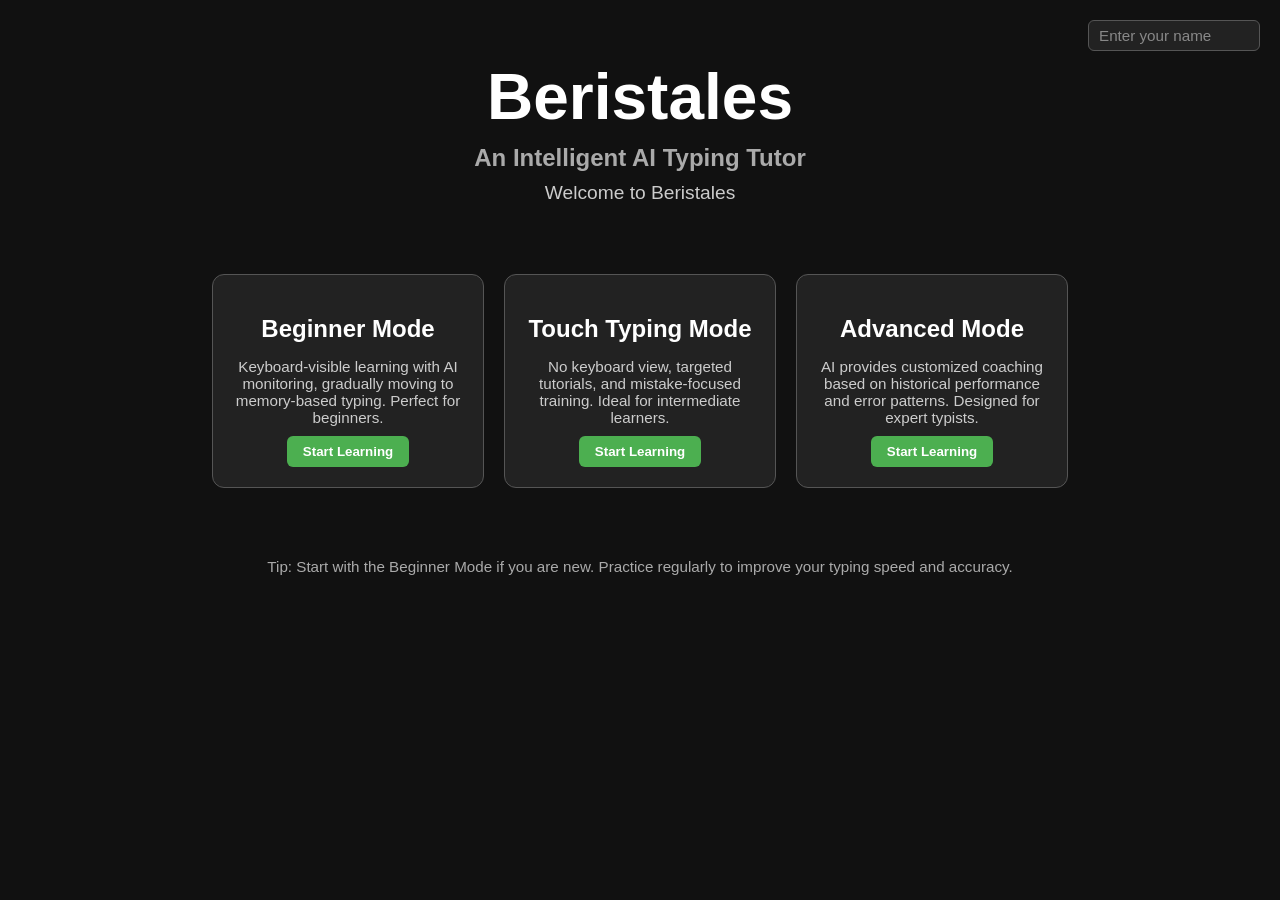
<file: index.html>
<!DOCTYPE html>
<html lang="en">
<head>
<meta charset="UTF-8">
<meta name="viewport" content="width=device-width, initial-scale=1.0">
<title>Beristales - AI Typing Tutor</title>
<style>
    body {
        font-family: 'Segoe UI', Tahoma, Geneva, Verdana, sans-serif;
        margin: 0;
        padding: 0;
        background: #111;
        color: #eee;
        display: flex;
        flex-direction: column;
        align-items: center;
        min-height: 100vh;
        position: relative;
    }

    /* Header */
    header {
        text-align: center;
        padding: 60px 20px 20px;
    }
    header h1 {
        font-size: 4em;
        margin: 0;
        color: #fff;
    }
    header h2 {
        font-size: 1.5em;
        margin: 10px 0;
        color: #aaa;
    }
    #welcome-text {
        font-size: 1.2em;
        color: #ccc;
        margin-top: 5px;
    }

    /* Name input top-right */
    .name-input {
        position: absolute;
        top: 20px;
        right: 20px;
    }
    .name-input input {
        padding: 6px 10px;
        border-radius: 6px;
        border: 1px solid #555;
        background: #222;
        color: #eee;
        font-size: 0.95em;
        width: 150px;
    }
    .name-input input::placeholder { color: #888; }

    /* Mode cards */
    .modes {
        display: flex;
        gap: 20px;
        margin-top: 50px;
        flex-wrap: wrap;
        justify-content: center;
    }
    .mode-card {
        background: #222;
        border: 1px solid #555;
        border-radius: 12px;
        padding: 20px;
        width: 230px;
        text-align: center;
        cursor: pointer;
        transition: transform 0.3s, box-shadow 0.3s;
        color: #eee;
    }
    .mode-card:hover {
        transform: translateY(-6px);
        box-shadow: 0 8px 15px rgba(0,0,0,0.5);
    }
    .mode-card h2 {
        margin-bottom: 10px;
        color: #fff;
    }
    .mode-card p {
        font-size: 0.95em;
        margin-bottom: 10px;
        color: #ccc;
    }

    /* Start button */
    .start-btn {
        background: #4CAF50;
        border: none;
        padding: 8px 16px;
        border-radius: 6px;
        color: #fff;
        font-weight: bold;
        cursor: pointer;
    }
    .start-btn:hover {
        background: #45a049;
    }

    /* Footer */
    footer {
        margin-top: 50px;
        padding: 20px;
        font-size: 0.95em;
        color: #aaa;
        text-align: center;
    }
</style>
</head>
<body>

<!-- Name Input -->
<div class="name-input">
    <input type="text" id="username" placeholder="Enter your name">
</div>

<!-- Header -->
<header>
    <h1>Beristales</h1>
    <h2>An Intelligent AI Typing Tutor</h2>
    <div id="welcome-text">Welcome to Beristales</div>
</header>

<!-- Mode Cards -->
<section class="modes">
    <div class="mode-card">
        <h2>Beginner Mode</h2>
        <p>Keyboard-visible learning with AI monitoring, gradually moving to memory-based typing. Perfect for beginners.</p>
        <button class="start-btn" onclick="startMode('Beginner')">Start Learning</button>
    </div>

    <div class="mode-card">
        <h2>Touch Typing Mode</h2>
        <p>No keyboard view, targeted tutorials, and mistake-focused training. Ideal for intermediate learners.</p>
        <button class="start-btn" onclick="startMode('Touch Typing')">Start Learning</button>
    </div>

    <div class="mode-card">
        <h2>Advanced Mode</h2>
        <p>AI provides customized coaching based on historical performance and error patterns. Designed for expert typists.</p>
        <button class="start-btn" onclick="startMode('Advanced')">Start Learning</button>
    </div>
</section>

<!-- Footer Tip -->
<footer>
    Tip: Start with the Beginner Mode if you are new. Practice regularly to improve your typing speed and accuracy.
</footer>

<script>
    const usernameInput = document.getElementById('username');
    const welcomeText = document.getElementById('welcome-text');

    function startMode(mode) {
        const name = usernameInput.value.trim();
        if (!name) {
            alert('Please enter your name first.');
            usernameInput.focus();
            return;
        }
        welcomeText.textContent = `Welcome ${name} to Beristales`;
        alert(`Redirecting to ${mode} Mode...`);
        // Example for actual navigation:
        // window.location.href = mode.toLowerCase().replace(' ', '-') + '.html';
    }
</script>

</body>
</html>
</file>
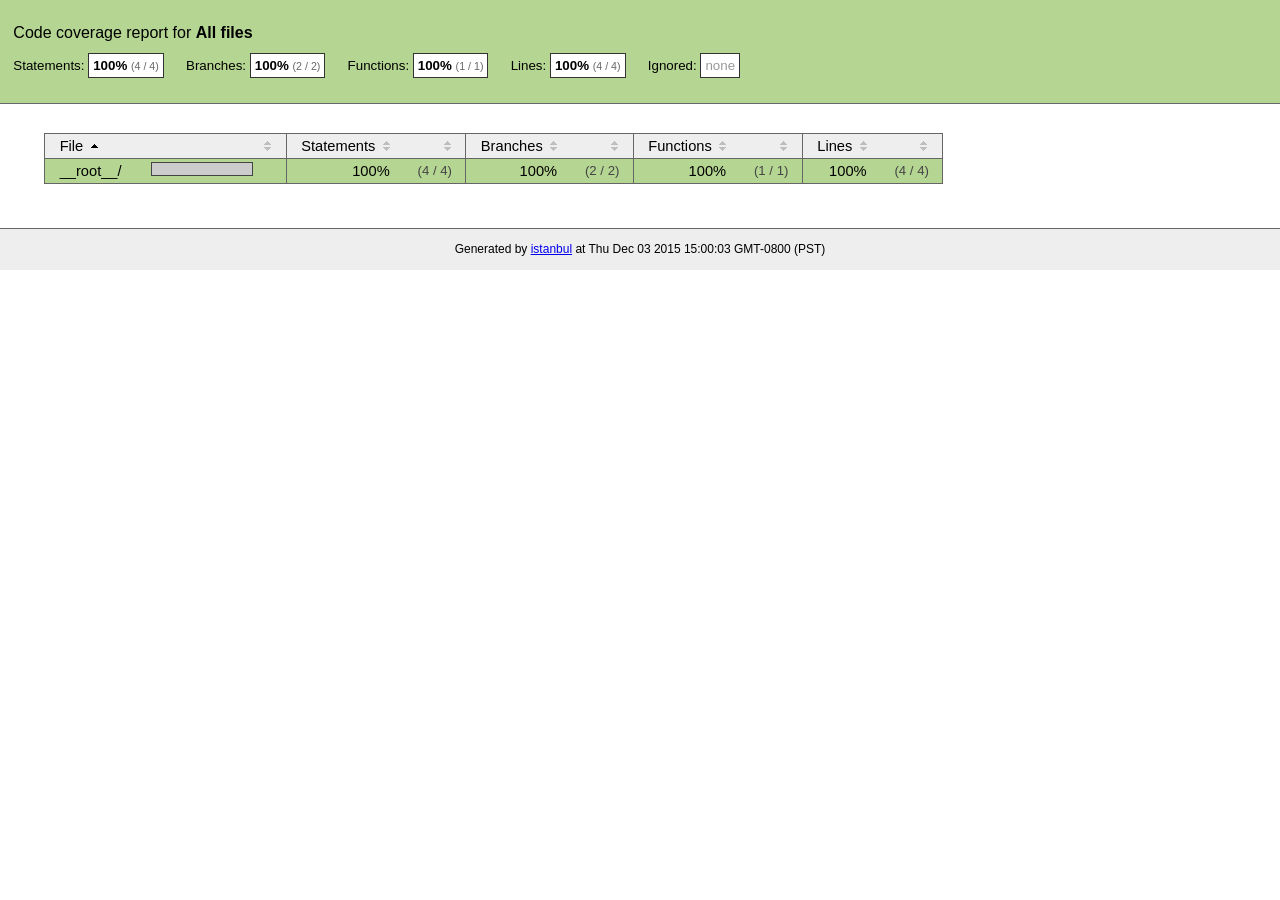
<file: node_modules/unique-filename/coverage/index.html>
<!doctype html>
<html lang="en">
<head>
    <title>Code coverage report for All files</title>
    <meta charset="utf-8">
    <link rel="stylesheet" href="prettify.css">
    <link rel="stylesheet" href="base.css">
    <style type='text/css'>
        div.coverage-summary .sorter {
            background-image: url(sort-arrow-sprite.png);
        }
    </style>
</head>
<body>
<div class="header high">
    <h1>Code coverage report for <span class="entity">All files</span></h1>
    <h2>
        Statements: <span class="metric">100% <small>(4 / 4)</small></span> &nbsp;&nbsp;&nbsp;&nbsp;
        Branches: <span class="metric">100% <small>(2 / 2)</small></span> &nbsp;&nbsp;&nbsp;&nbsp;
        Functions: <span class="metric">100% <small>(1 / 1)</small></span> &nbsp;&nbsp;&nbsp;&nbsp;
        Lines: <span class="metric">100% <small>(4 / 4)</small></span> &nbsp;&nbsp;&nbsp;&nbsp;
        Ignored: <span class="metric"><span class="ignore-none">none</span></span> &nbsp;&nbsp;&nbsp;&nbsp;
    </h2>
    <div class="path"></div>
</div>
<div class="body">
<div class="coverage-summary">
<table>
<thead>
<tr>
   <th data-col="file" data-fmt="html" data-html="true" class="file">File</th>
   <th data-col="pic" data-type="number" data-fmt="html" data-html="true" class="pic"></th>
   <th data-col="statements" data-type="number" data-fmt="pct" class="pct">Statements</th>
   <th data-col="statements_raw" data-type="number" data-fmt="html" class="abs"></th>
   <th data-col="branches" data-type="number" data-fmt="pct" class="pct">Branches</th>
   <th data-col="branches_raw" data-type="number" data-fmt="html" class="abs"></th>
   <th data-col="functions" data-type="number" data-fmt="pct" class="pct">Functions</th>
   <th data-col="functions_raw" data-type="number" data-fmt="html" class="abs"></th>
   <th data-col="lines" data-type="number" data-fmt="pct" class="pct">Lines</th>
   <th data-col="lines_raw" data-type="number" data-fmt="html" class="abs"></th>
</tr>
</thead>
<tbody><tr>
	<td class="file high" data-value="__root__/"><a href="__root__/index.html">__root__/</a></td>
	<td data-value="100" class="pic high"><span class="cover-fill cover-full" style="width: 100px;"></span><span class="cover-empty" style="width:0px;"></span></td>
	<td data-value="100" class="pct high">100%</td>
	<td data-value="4" class="abs high">(4&nbsp;/&nbsp;4)</td>
	<td data-value="100" class="pct high">100%</td>
	<td data-value="2" class="abs high">(2&nbsp;/&nbsp;2)</td>
	<td data-value="100" class="pct high">100%</td>
	<td data-value="1" class="abs high">(1&nbsp;/&nbsp;1)</td>
	<td data-value="100" class="pct high">100%</td>
	<td data-value="4" class="abs high">(4&nbsp;/&nbsp;4)</td>
	</tr>

</tbody>
</table>
</div>
</div>
<div class="footer">
    <div class="meta">Generated by <a href="http://istanbul-js.org/" target="_blank">istanbul</a> at Thu Dec 03 2015 15:00:03 GMT-0800 (PST)</div>
</div>
<script src="prettify.js"></script>
<script>
window.onload = function () {
        if (typeof prettyPrint === 'function') {
            prettyPrint();
        }
};
</script>
<script src="sorter.js"></script>
</body>
</html>
</file>
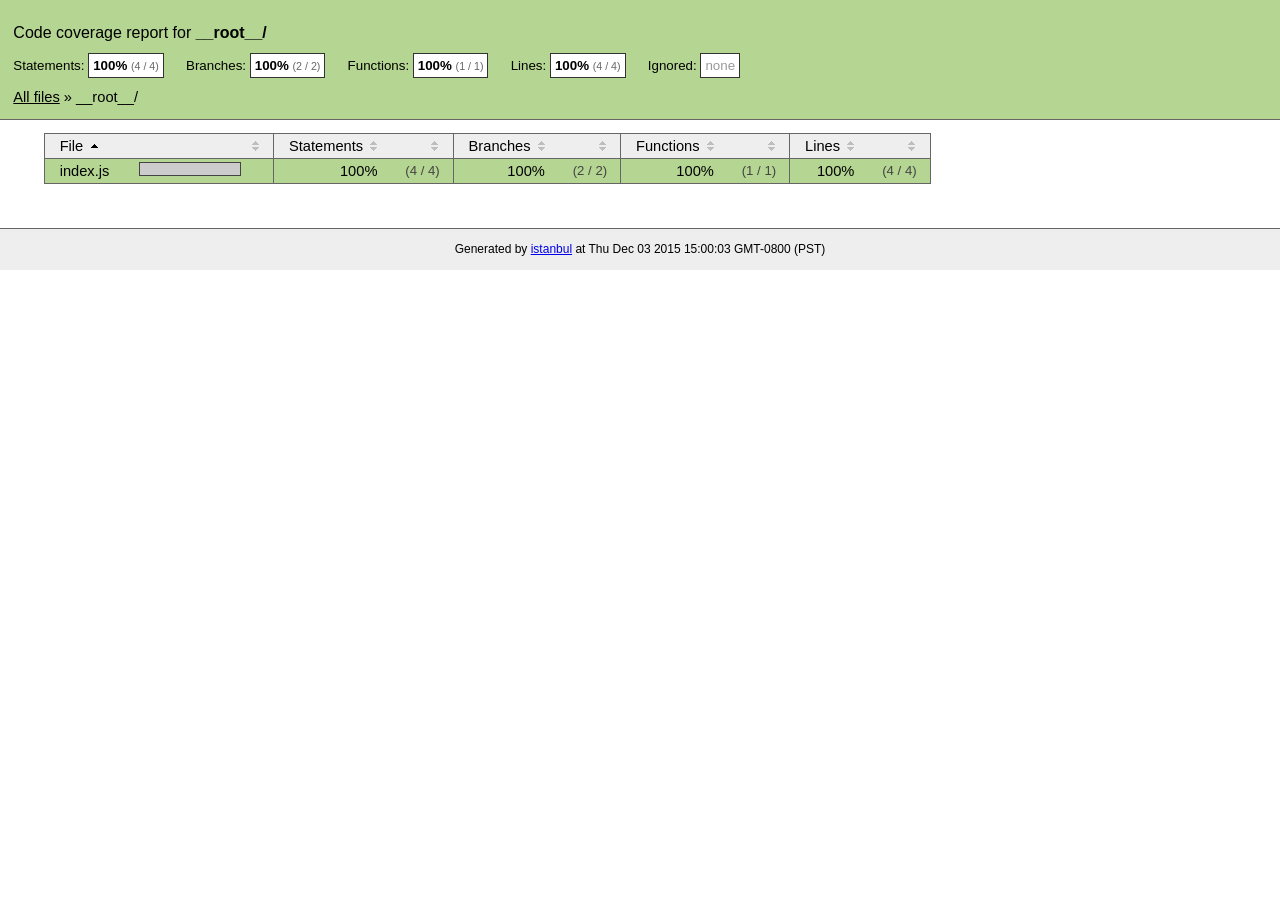
<file: node_modules/unique-filename/coverage/__root__/index.html>
<!doctype html>
<html lang="en">
<head>
    <title>Code coverage report for __root__/</title>
    <meta charset="utf-8">
    <link rel="stylesheet" href="../prettify.css">
    <link rel="stylesheet" href="../base.css">
    <style type='text/css'>
        div.coverage-summary .sorter {
            background-image: url(../sort-arrow-sprite.png);
        }
    </style>
</head>
<body>
<div class="header high">
    <h1>Code coverage report for <span class="entity">__root__/</span></h1>
    <h2>
        Statements: <span class="metric">100% <small>(4 / 4)</small></span> &nbsp;&nbsp;&nbsp;&nbsp;
        Branches: <span class="metric">100% <small>(2 / 2)</small></span> &nbsp;&nbsp;&nbsp;&nbsp;
        Functions: <span class="metric">100% <small>(1 / 1)</small></span> &nbsp;&nbsp;&nbsp;&nbsp;
        Lines: <span class="metric">100% <small>(4 / 4)</small></span> &nbsp;&nbsp;&nbsp;&nbsp;
        Ignored: <span class="metric"><span class="ignore-none">none</span></span> &nbsp;&nbsp;&nbsp;&nbsp;
    </h2>
    <div class="path"><a href="../index.html">All files</a> &#187; __root__/</div>
</div>
<div class="body">
<div class="coverage-summary">
<table>
<thead>
<tr>
   <th data-col="file" data-fmt="html" data-html="true" class="file">File</th>
   <th data-col="pic" data-type="number" data-fmt="html" data-html="true" class="pic"></th>
   <th data-col="statements" data-type="number" data-fmt="pct" class="pct">Statements</th>
   <th data-col="statements_raw" data-type="number" data-fmt="html" class="abs"></th>
   <th data-col="branches" data-type="number" data-fmt="pct" class="pct">Branches</th>
   <th data-col="branches_raw" data-type="number" data-fmt="html" class="abs"></th>
   <th data-col="functions" data-type="number" data-fmt="pct" class="pct">Functions</th>
   <th data-col="functions_raw" data-type="number" data-fmt="html" class="abs"></th>
   <th data-col="lines" data-type="number" data-fmt="pct" class="pct">Lines</th>
   <th data-col="lines_raw" data-type="number" data-fmt="html" class="abs"></th>
</tr>
</thead>
<tbody><tr>
	<td class="file high" data-value="index.js"><a href="index.js.html">index.js</a></td>
	<td data-value="100" class="pic high"><span class="cover-fill cover-full" style="width: 100px;"></span><span class="cover-empty" style="width:0px;"></span></td>
	<td data-value="100" class="pct high">100%</td>
	<td data-value="4" class="abs high">(4&nbsp;/&nbsp;4)</td>
	<td data-value="100" class="pct high">100%</td>
	<td data-value="2" class="abs high">(2&nbsp;/&nbsp;2)</td>
	<td data-value="100" class="pct high">100%</td>
	<td data-value="1" class="abs high">(1&nbsp;/&nbsp;1)</td>
	<td data-value="100" class="pct high">100%</td>
	<td data-value="4" class="abs high">(4&nbsp;/&nbsp;4)</td>
	</tr>

</tbody>
</table>
</div>
</div>
<div class="footer">
    <div class="meta">Generated by <a href="http://istanbul-js.org/" target="_blank">istanbul</a> at Thu Dec 03 2015 15:00:03 GMT-0800 (PST)</div>
</div>
<script src="../prettify.js"></script>
<script>
window.onload = function () {
        if (typeof prettyPrint === 'function') {
            prettyPrint();
        }
};
</script>
<script src="../sorter.js"></script>
</body>
</html>
</file>
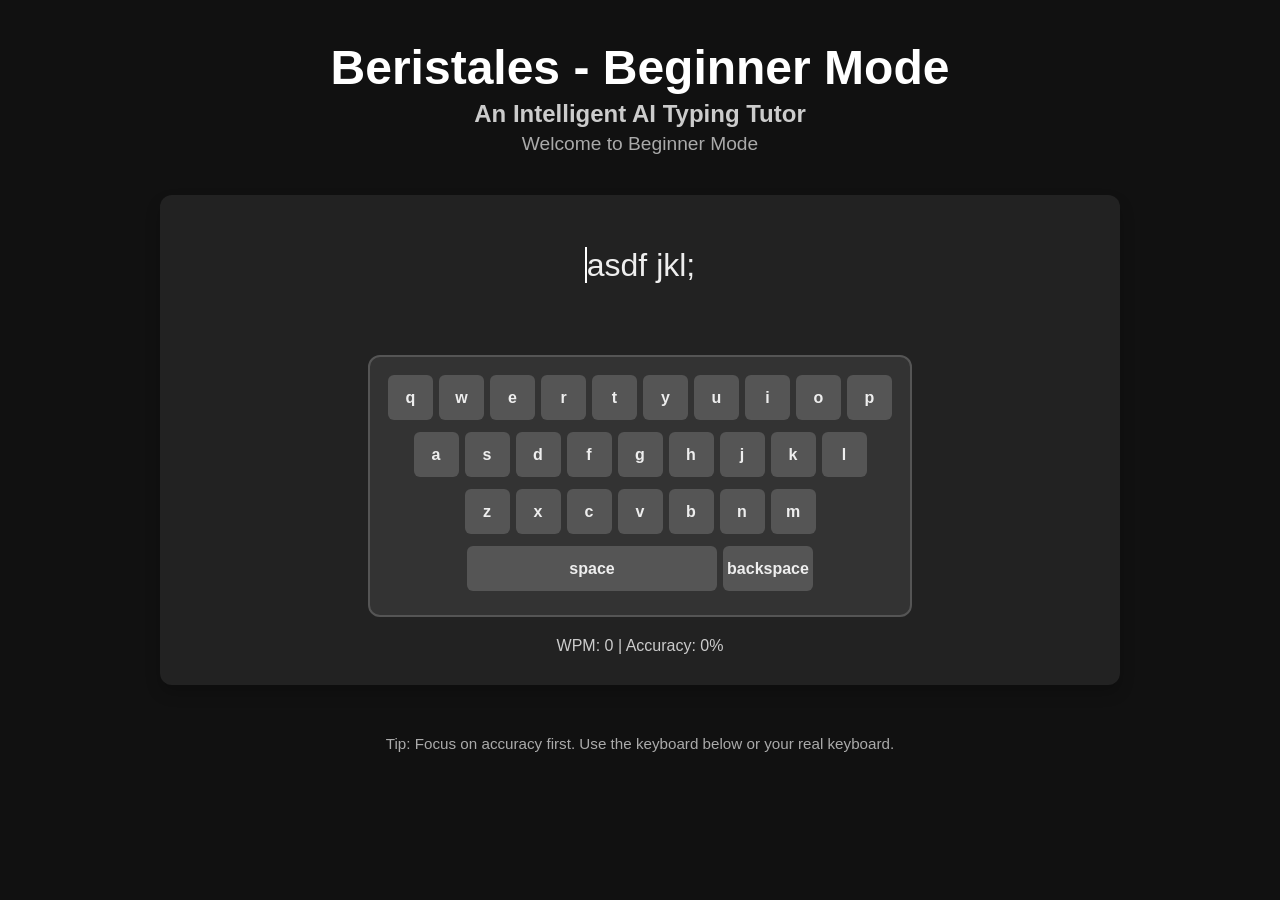
<file: beginner.html>
<!DOCTYPE html>
<html lang="en">
<head>
<meta charset="UTF-8">
<meta name="viewport" content="width=device-width, initial-scale=1.0">
<title>Beristales - Beginner Mode</title>
<style>
body{
    font-family:'Segoe UI',sans-serif;
    background:#111;
    color:#eee;
    margin:0;padding:0;
    display:flex;flex-direction:column;align-items:center;
    min-height:100vh;
}
header{
    text-align:center;padding:40px 20px 20px;
}
header h1{font-size:3em;margin:0;color:#fff;}
header h2{font-size:1.5em;color:#ccc;margin:5px 0;}
#welcome-text{font-size:1.2em;color:#aaa;}
.typing-container{
    background:#222;
    padding:30px;
    border-radius:12px;
    box-shadow:0 8px 15px rgba(0,0,0,0.2);
    width:95%;
    max-width:900px;
    margin-top:20px;
    text-align:center;
}
#drill-text{
    font-size:2em;
    line-height:2.5em;
    margin-bottom:20px;
    color:#eee;
}
#drill-text span.correct{color:#4CAF50;}
#drill-text span.incorrect{color:#f55;}
#drill-text span.current{border-left:2px solid #fff;animation:blink 1s infinite;}
@keyframes blink{0%,50%{border-color:white;}50.01%,100%{border-color:transparent;}}
.keyboard-container{
    border:2px solid #555;
    border-radius:12px;
    padding:15px;
    background:#333;
    display:inline-block;
    margin-top:30px;
}
.keyboard{display:flex;flex-direction:column;align-items:center;}
.key-row{display:flex;margin-bottom:6px;}
.key{
    width:45px;height:45px;margin:3px;
    background:#555;
    border-radius:6px;
    display:flex;justify-content:center;align-items:center;
    font-weight:bold;
    cursor:pointer;
    user-select:none;
    transition:background 0.2s;
    color:#eee;
}
.key.active{background:#4CAF50;color:#fff;}
.key.space{width:250px;}
.key.backspace{width:90px;}
.stats{margin-top:20px;font-size:1em;color:#ccc;}
footer{margin-top:30px;padding:20px;font-size:0.95em;color:#aaa;text-align:center;}
</style>
</head>
<body>

<header>
<h1>Beristales - Beginner Mode</h1>
<h2>An Intelligent AI Typing Tutor</h2>
<div id="welcome-text">Welcome to Beginner Mode</div>
</header>

<div class="typing-container">
    <div id="drill-text"></div>
    <div class="keyboard-container">
        <div class="keyboard" id="keyboard">
            <div class="key-row">
                <div class="key">q</div><div class="key">w</div><div class="key">e</div><div class="key">r</div><div class="key">t</div>
                <div class="key">y</div><div class="key">u</div><div class="key">i</div><div class="key">o</div><div class="key">p</div>
            </div>
            <div class="key-row">
                <div class="key">a</div><div class="key">s</div><div class="key">d</div><div class="key">f</div><div class="key">g</div>
                <div class="key">h</div><div class="key">j</div><div class="key">k</div><div class="key">l</div>
            </div>
            <div class="key-row">
                <div class="key">z</div><div class="key">x</div><div class="key">c</div><div class="key">v</div><div class="key">b</div>
                <div class="key">n</div><div class="key">m</div>
            </div>
            <div class="key-row">
                <div class="key space">space</div>
                <div class="key backspace">backspace</div>
            </div>
        </div>
    </div>
    <div class="stats">
        <span id="wpm">WPM: 0</span> |
        <span id="accuracy">Accuracy: 0%</span>
    </div>
</div>

<footer>Tip: Focus on accuracy first. Use the keyboard below or your real keyboard.</footer>

<script>
// --- Drill Sequence ---
const sequence = ["asdf jkl;", "qwert poiuy", "zxcv mnb"];
const simpleWords = ["cat dog bat", "sun fun run"];
const drills = [];
for(let i=0;i<5;i++){ drills.push(...sequence); }
drills.push(...simpleWords);

// --- State ---
let drillIndex=0;
const drillTextContainer=document.getElementById("drill-text");
let spans=[];
let currentIndex=0;
let startTime;
let correctChars=0;
let totalTyped=0;

// --- Generate Drill with Invisible Extra Space ---
function generateDrill(){
    drillTextContainer.innerHTML="";
    const sentence=drills[drillIndex]+" "; // Add invisible extra space
    sentence.split("").forEach((char,i)=>{
        const span=document.createElement("span");
        span.innerText=char;
        if(i===sentence.length-1) span.style.visibility="hidden"; // hide extra space
        drillTextContainer.appendChild(span);
    });
    spans=drillTextContainer.querySelectorAll("span");
    currentIndex=0; correctChars=0; totalTyped=0; startTime=null;
    updatePointer();
}
generateDrill();

// --- Pointer ---
function updatePointer(){
    spans.forEach((s,i)=>{s.classList.remove("current"); if(i===currentIndex)s.classList.add("current");});
}

// --- Keyboard Handling ---
const keys=document.querySelectorAll(".key");
document.addEventListener("keydown",e=>{
    if(e.key.length===1 || e.key===" " || e.key==="Backspace") handleKey(e.key.toLowerCase());
});
keys.forEach(k=>k.addEventListener("click",()=>{ 
    let val=k.innerText.toLowerCase();
    if(val==="space") val=" ";
    handleKey(val);
}));

function handleKey(key){
    // Highlight virtual key
    keys.forEach(k=>k.classList.remove("active"));
    keys.forEach(k=>{
        if(k.innerText.toLowerCase()===key || 
           (key===" " && k.innerText.toLowerCase()==="space") ||
           (key==="backspace" && k.innerText.toLowerCase()==="backspace")){
            k.classList.add("active");
        }
    });

    if(!startTime && key!=="backspace") startTime=new Date();

    // Backspace
    if(key==="backspace"){
        if(currentIndex>0){
            currentIndex--;
            const prevChar=spans[currentIndex].innerText;
            if(prevChar!==" " && spans[currentIndex].classList.contains("correct")) correctChars--;
            spans[currentIndex].classList.remove("correct","incorrect");
            totalTyped=Math.max(0,totalTyped-1);
            updatePointer();
        }
        updateStats(); 
        return;
    }

    if(currentIndex>=spans.length) return;

    const expected=spans[currentIndex].innerText;
    if(key===expected){
        spans[currentIndex].classList.add("correct");
        if(expected!==" ") correctChars++;
    } else {
        spans[currentIndex].classList.add("incorrect");
    }

    currentIndex++;
    if(key!==" " && key!=="backspace") totalTyped++;

    updatePointer();
    updateStats();

    // Move to next drill when extra space pressed
    if(currentIndex===spans.length && key===" "){
        drillIndex++;
        if(drillIndex>=drills.length){ 
            alert("Beginner Mode Complete! Great job!"); 
            drillIndex=0; 
        }
        generateDrill();
    }
}

// --- Stats ---
function updateStats(){
    if(!startTime) return;
    const now=new Date();
    const minutes=Math.max((now-startTime)/60000,1/60); 
    const typedWords=correctChars/5; // only correct chars
    const wpm=Math.max(0,Math.round(typedWords/minutes));
    const accuracy = totalTyped===0 ? 0 : Math.round((correctChars/totalTyped)*100);
    document.getElementById("wpm").innerText="WPM: "+wpm;
    document.getElementById("accuracy").innerText="Accuracy: "+accuracy+"%";
}
</script>
</body>
</html>
</file>
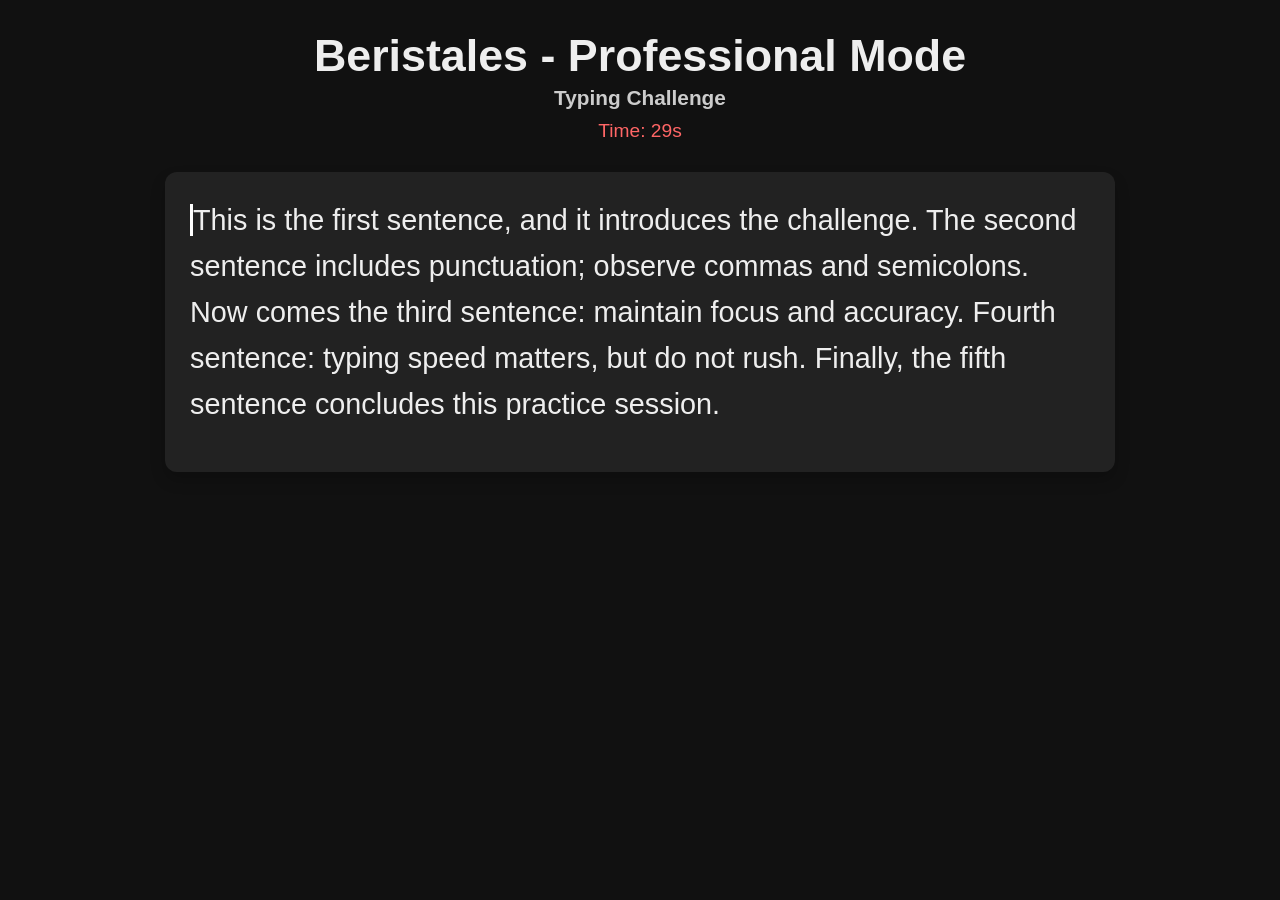
<file: prof.html>
<!DOCTYPE html>
<html lang="en">
<head>
<meta charset="UTF-8">
<meta name="viewport" content="width=device-width, initial-scale=1.0">
<title>Beristales - Professional Mode</title>
<style>
body{
    font-family:'Segoe UI',sans-serif;
    background:#111;
    color:#eee;
    margin:0;padding:0;
    display:flex;flex-direction:column;align-items:center;
    min-height:100vh;
}
header{
    text-align:center;padding:30px 20px 10px;
}
header h1{font-size:2.8em;margin:0;}
header h2{font-size:1.3em;color:#ccc;margin:5px 0;}
#timer{font-size:1.2em;color:#f66;margin-top:10px;}

.typing-container{
    background:#222;
    padding:25px;
    border-radius:12px;
    box-shadow:0 8px 15px rgba(0,0,0,0.2);
    width:95%;
    max-width:900px;
    margin-top:20px;
    text-align:left;
    min-height:250px;
    overflow-wrap: break-word;
}

#drill-text{
    font-size:1.8em;
    line-height:1.6em;
    color:#eee;
    white-space:pre-wrap;
    word-wrap:break-word;
}

#drill-text span.correct{color:#4CAF50;}
#drill-text span.incorrect{color:#f55;}
#drill-text span.current{border-left:3px solid #fff;animation:blink 1s infinite;}
@keyframes blink{0%,50%{border-color:white;}50.01%,100%{border-color:transparent;}}

.overlay{
    position:absolute;top:0;left:0;width:100%;height:100%;background:rgba(0,0,0,0.85);
    display:flex;justify-content:center;align-items:center;color:#fff;font-size:2em;flex-direction:column;display:none;
}
.overlay button{margin-top:20px;padding:10px 20px;font-size:0.8em;border:none;border-radius:6px;cursor:pointer;}
</style>
</head>
<body>

<header>
<h1>Beristales - Professional Mode</h1>
<h2>Typing Challenge</h2>
<div id="timer">Time: 30s</div>
</header>

<div class="typing-container">
    <div id="drill-text"></div>

    <div class="overlay" id="result-overlay">
        <div id="result-text"></div>
        <button onclick="restartTest()">Restart</button>
    </div>
</div>

<script>
// --- Initial sentences ---
let sentences=[
"This is the first sentence, and it introduces the challenge.",
"The second sentence includes punctuation; observe commas and semicolons.",
"Now comes the third sentence: maintain focus and accuracy.",
"Fourth sentence: typing speed matters, but do not rush.",
"Finally, the fifth sentence concludes this practice session."
];
const invisibleWord=" "; // press space at end to finish

let spans=[];
let currentCharIndex=0;
let totalTyped=0;
let correctChars=0;
let startTime;
let timer=30;
let interval;
let testEnded=false;

// --- Render sentences dynamically ---
function renderSentences(){
    const container=document.getElementById("drill-text");
    container.innerHTML="";
    sentences.forEach(sentence=>{
        sentence.split("").forEach(char=>{
            const span=document.createElement("span");
            span.innerText=char;
            container.appendChild(span);
        });
        container.appendChild(document.createTextNode(" ")); // space between sentences
    });
    // add invisible word
    invisibleWord.split("").forEach(char=>{
        const span=document.createElement("span");
        span.innerText=char;
        container.appendChild(span);
    });

    spans=container.querySelectorAll("span");
    currentCharIndex=0;
    updatePointer();
}

// --- Pointer ---
function updatePointer(){
    spans.forEach((s,i)=>s.classList.remove("current"));
    if(!testEnded && spans[currentCharIndex]) spans[currentCharIndex].classList.add("current");
}

// --- Typing handling ---
document.addEventListener("keydown",e=>{
    if(testEnded) return;
    const key=e.key;
    if(["Shift","Control","Alt","Tab","CapsLock","Meta"].includes(key)) return;

    if(key.toLowerCase()==="backspace"){
        if(currentCharIndex>0){
            currentCharIndex--;
            const prevChar=spans[currentCharIndex].innerText;
            if(prevChar!==" ") correctChars--;
            spans[currentCharIndex].classList.remove("correct","incorrect");
            totalTyped--;
            updatePointer();
        }
        return;
    }

    if(currentCharIndex>=spans.length) return;

    const expected=spans[currentCharIndex].innerText;
    if(key===expected){spans[currentCharIndex].classList.add("correct"); if(expected!==" ") correctChars++;}
    else{spans[currentCharIndex].classList.add("incorrect"); totalTyped++;}

    currentCharIndex++;
    if(key!==" ") totalTyped++;

    // --- If user finishes all sentences before timer, add a new one ---
    if(currentCharIndex>=spans.length - invisibleWord.length){
        // Add new sentence dynamically
        const newSentence = generateNewSentence();
        sentences.push(newSentence);
        renderSentences();
    }

    updatePointer();
});

// --- Timer ---
function startTimer(){
    timer=30;
    document.getElementById("timer").innerText="Time: "+timer+"s";
    interval=setInterval(()=>{
        timer--;
        document.getElementById("timer").innerText="Time: "+timer+"s";
        if(timer<=0){
            clearInterval(interval);
            endTest();
        }
    },1000);
}

// --- End Test Overlay ---
function endTest(){
    testEnded=true;
    const minutes = 30/60;
    const typedWords = correctChars / 5; // only correct chars
    const wpm = Math.round(typedWords / minutes);
    const accuracy = Math.round((correctChars / totalTyped) * 100 || 0);
    const overlay = document.getElementById("result-overlay");
    document.getElementById("result-text").innerHTML=`WPM: ${wpm} <br> Accuracy: ${accuracy}%`;
    overlay.style.display="flex";
}

// --- Restart ---
function restartTest(){
    document.getElementById("result-overlay").style.display="none";
    sentences=[
        "This is the first sentence, and it introduces the challenge.",
        "The second sentence includes punctuation; observe commas and semicolons.",
        "Now comes the third sentence: maintain focus and accuracy.",
        "Fourth sentence: typing speed matters, but do not rush.",
        "Finally, the fifth sentence concludes this practice session."
    ];
    totalTyped=0;
    correctChars=0;
    currentCharIndex=0;
    testEnded=false;
    renderSentences();
    startTimer();
}

// --- Generate new intermediate sentence dynamically ---
function generateNewSentence(){
    const extras=[
        "Accuracy improves with persistent practice; keep typing!",
        "Challenging words like meticulous, eloquence, and juxtaposition appear now.",
        "Typing consistently builds speed, confidence, and focus over time.",
        "Observe punctuation and spacing carefully to avoid mistakes.",
        "Your fingers will adapt quickly to frequent practice sessions."
    ];
    return extras[Math.floor(Math.random()*extras.length)];
}

// --- Initialize ---
renderSentences();
startTimer();
</script>

</body>
</html>
</file>
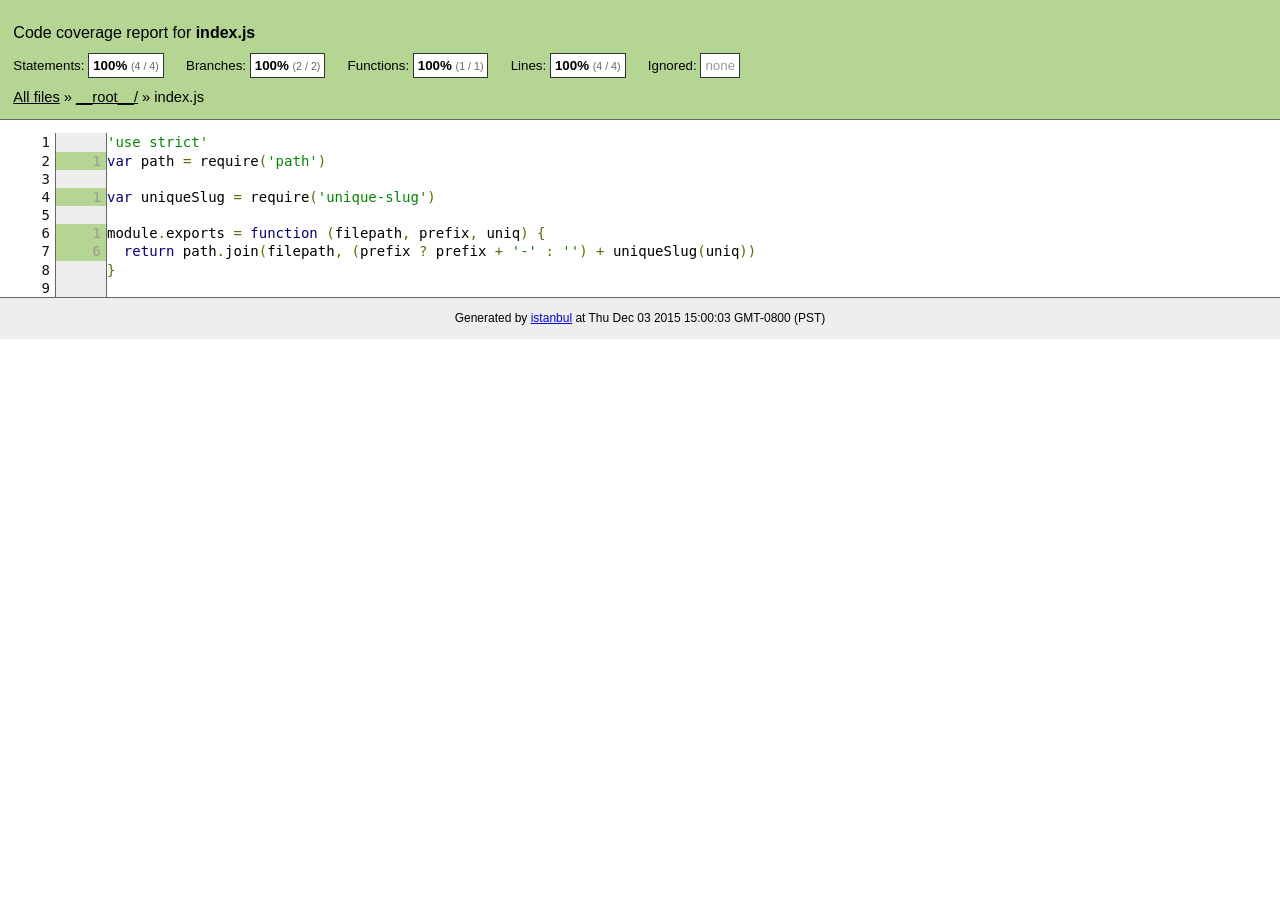
<file: node_modules/unique-filename/coverage/__root__/index.js.html>
<!doctype html>
<html lang="en">
<head>
    <title>Code coverage report for index.js</title>
    <meta charset="utf-8">
    <link rel="stylesheet" href="../prettify.css">
    <link rel="stylesheet" href="../base.css">
    <style type='text/css'>
        div.coverage-summary .sorter {
            background-image: url(../sort-arrow-sprite.png);
        }
    </style>
</head>
<body>
<div class="header high">
    <h1>Code coverage report for <span class="entity">index.js</span></h1>
    <h2>
        Statements: <span class="metric">100% <small>(4 / 4)</small></span> &nbsp;&nbsp;&nbsp;&nbsp;
        Branches: <span class="metric">100% <small>(2 / 2)</small></span> &nbsp;&nbsp;&nbsp;&nbsp;
        Functions: <span class="metric">100% <small>(1 / 1)</small></span> &nbsp;&nbsp;&nbsp;&nbsp;
        Lines: <span class="metric">100% <small>(4 / 4)</small></span> &nbsp;&nbsp;&nbsp;&nbsp;
        Ignored: <span class="metric"><span class="ignore-none">none</span></span> &nbsp;&nbsp;&nbsp;&nbsp;
    </h2>
    <div class="path"><a href="../index.html">All files</a> &#187; <a href="index.html">__root__/</a> &#187; index.js</div>
</div>
<div class="body">
<pre><table class="coverage">
<tr><td class="line-count">1
2
3
4
5
6
7
8
9</td><td class="line-coverage"><span class="cline-any cline-neutral">&nbsp;</span>
<span class="cline-any cline-yes">1</span>
<span class="cline-any cline-neutral">&nbsp;</span>
<span class="cline-any cline-yes">1</span>
<span class="cline-any cline-neutral">&nbsp;</span>
<span class="cline-any cline-yes">1</span>
<span class="cline-any cline-yes">6</span>
<span class="cline-any cline-neutral">&nbsp;</span>
<span class="cline-any cline-neutral">&nbsp;</span></td><td class="text"><pre class="prettyprint lang-js">'use strict'
var path = require('path')
&nbsp;
var uniqueSlug = require('unique-slug')
&nbsp;
module.exports = function (filepath, prefix, uniq) {
  return path.join(filepath, (prefix ? prefix + '-' : '') + uniqueSlug(uniq))
}
&nbsp;</pre></td></tr>
</table></pre>

</div>
<div class="footer">
    <div class="meta">Generated by <a href="http://istanbul-js.org/" target="_blank">istanbul</a> at Thu Dec 03 2015 15:00:03 GMT-0800 (PST)</div>
</div>
<script src="../prettify.js"></script>
<script>
window.onload = function () {
        if (typeof prettyPrint === 'function') {
            prettyPrint();
        }
};
</script>
<script src="../sorter.js"></script>
</body>
</html>
</file>
<file: node_modules/unique-filename/coverage/prettify.css>
.pln{color:#000}@media screen{.str{color:#080}.kwd{color:#008}.com{color:#800}.typ{color:#606}.lit{color:#066}.pun,.opn,.clo{color:#660}.tag{color:#008}.atn{color:#606}.atv{color:#080}.dec,.var{color:#606}.fun{color:red}}@media print,projection{.str{color:#060}.kwd{color:#006;font-weight:bold}.com{color:#600;font-style:italic}.typ{color:#404;font-weight:bold}.lit{color:#044}.pun,.opn,.clo{color:#440}.tag{color:#006;font-weight:bold}.atn{color:#404}.atv{color:#060}}pre.prettyprint{padding:2px;border:1px solid #888}ol.linenums{margin-top:0;margin-bottom:0}li.L0,li.L1,li.L2,li.L3,li.L5,li.L6,li.L7,li.L8{list-style-type:none}li.L1,li.L3,li.L5,li.L7,li.L9{background:#eee}
</file>
<file: node_modules/unique-filename/coverage/base.css>
body, html {
    margin:0; padding: 0;
}
body {
    font-family: Helvetica Neue, Helvetica,Arial;
    font-size: 10pt;
}
div.header, div.footer {
    background: #eee;
    padding: 1em;
}
div.header {
    z-index: 100;
    position: fixed;
    top: 0;
    border-bottom: 1px solid #666;
    width: 100%;
}
div.footer {
    border-top: 1px solid #666;
}
div.body {
    margin-top: 10em;
}
div.meta {
    font-size: 90%;
    text-align: center;
}
h1, h2, h3 {
    font-weight: normal;
}
h1 {
    font-size: 12pt;
}
h2 {
    font-size: 10pt;
}
pre {
    font-family: Consolas, Menlo, Monaco, monospace;
    margin: 0;
    padding: 0;
    line-height: 1.3;
    font-size: 14px;
    -moz-tab-size: 2;
    -o-tab-size:  2;
    tab-size: 2;
}

div.path { font-size: 110%; }
div.path a:link, div.path a:visited { color: #000; }
table.coverage { border-collapse: collapse; margin:0; padding: 0 }

table.coverage td {
    margin: 0;
    padding: 0;
    color: #111;
    vertical-align: top;
}
table.coverage td.line-count {
    width: 50px;
    text-align: right;
    padding-right: 5px;
}
table.coverage td.line-coverage {
    color: #777 !important;
    text-align: right;
    border-left: 1px solid #666;
    border-right: 1px solid #666;
}

table.coverage td.text {
}

table.coverage td span.cline-any {
    display: inline-block;
    padding: 0 5px;
    width: 40px;
}
table.coverage td span.cline-neutral {
    background: #eee;
}
table.coverage td span.cline-yes {
    background: #b5d592;
    color: #999;
}
table.coverage td span.cline-no {
    background: #fc8c84;
}

.cstat-yes { color: #111; }
.cstat-no { background: #fc8c84; color: #111; }
.fstat-no { background: #ffc520; color: #111 !important; }
.cbranch-no { background:  yellow !important; color: #111; }

.cstat-skip { background: #ddd; color: #111; }
.fstat-skip { background: #ddd; color: #111 !important; }
.cbranch-skip { background: #ddd !important; color: #111; }

.missing-if-branch {
    display: inline-block;
    margin-right: 10px;
    position: relative;
    padding: 0 4px;
    background: black;
    color: yellow;
}

.skip-if-branch {
    display: none;
    margin-right: 10px;
    position: relative;
    padding: 0 4px;
    background: #ccc;
    color: white;
}

.missing-if-branch .typ, .skip-if-branch .typ {
    color: inherit !important;
}

.entity, .metric { font-weight: bold; }
.metric { display: inline-block; border: 1px solid #333; padding: 0.3em; background: white; }
.metric small { font-size: 80%; font-weight: normal; color: #666; }

div.coverage-summary table { border-collapse: collapse; margin: 3em; font-size: 110%; }
div.coverage-summary td, div.coverage-summary table  th { margin: 0; padding: 0.25em 1em; border-top: 1px solid #666; border-bottom: 1px solid #666; }
div.coverage-summary th { text-align: left; border: 1px solid #666; background: #eee; font-weight: normal; }
div.coverage-summary th.file { border-right: none !important; }
div.coverage-summary th.pic { border-left: none !important; text-align: right; }
div.coverage-summary th.pct { border-right: none !important; }
div.coverage-summary th.abs { border-left: none !important; text-align: right; }
div.coverage-summary td.pct { text-align: right; border-left: 1px solid #666; }
div.coverage-summary td.abs { text-align: right; font-size: 90%; color: #444; border-right: 1px solid #666; }
div.coverage-summary td.file { border-left: 1px solid #666; white-space: nowrap;  }
div.coverage-summary td.pic { min-width: 120px !important;  }
div.coverage-summary a:link { text-decoration: none; color: #000; }
div.coverage-summary a:visited { text-decoration: none; color: #777; }
div.coverage-summary a:hover { text-decoration: underline; }
div.coverage-summary tfoot td { border-top: 1px solid #666; }

div.coverage-summary .sorter {
    height: 10px;
    width: 7px;
    display: inline-block;
    margin-left: 0.5em;
    background: url(sort-arrow-sprite.png) no-repeat scroll 0 0 transparent;
}
div.coverage-summary .sorted .sorter {
    background-position: 0 -20px;
}
div.coverage-summary .sorted-desc .sorter {
    background-position: 0 -10px;
}

.high { background: #b5d592 !important; }
.medium { background: #ffe87c !important; }
.low { background: #fc8c84 !important; }

span.cover-fill, span.cover-empty {
    display:inline-block;
    border:1px solid #444;
    background: white;
    height: 12px;
}
span.cover-fill {
    background: #ccc;
    border-right: 1px solid #444;
}
span.cover-empty {
    background: white;
    border-left: none;
}
span.cover-full {
    border-right: none !important;
}
pre.prettyprint {
    border: none !important;
    padding: 0 !important;
    margin: 0 !important;
}
.com { color: #999 !important; }
.ignore-none { color: #999; font-weight: normal; }
</file>
